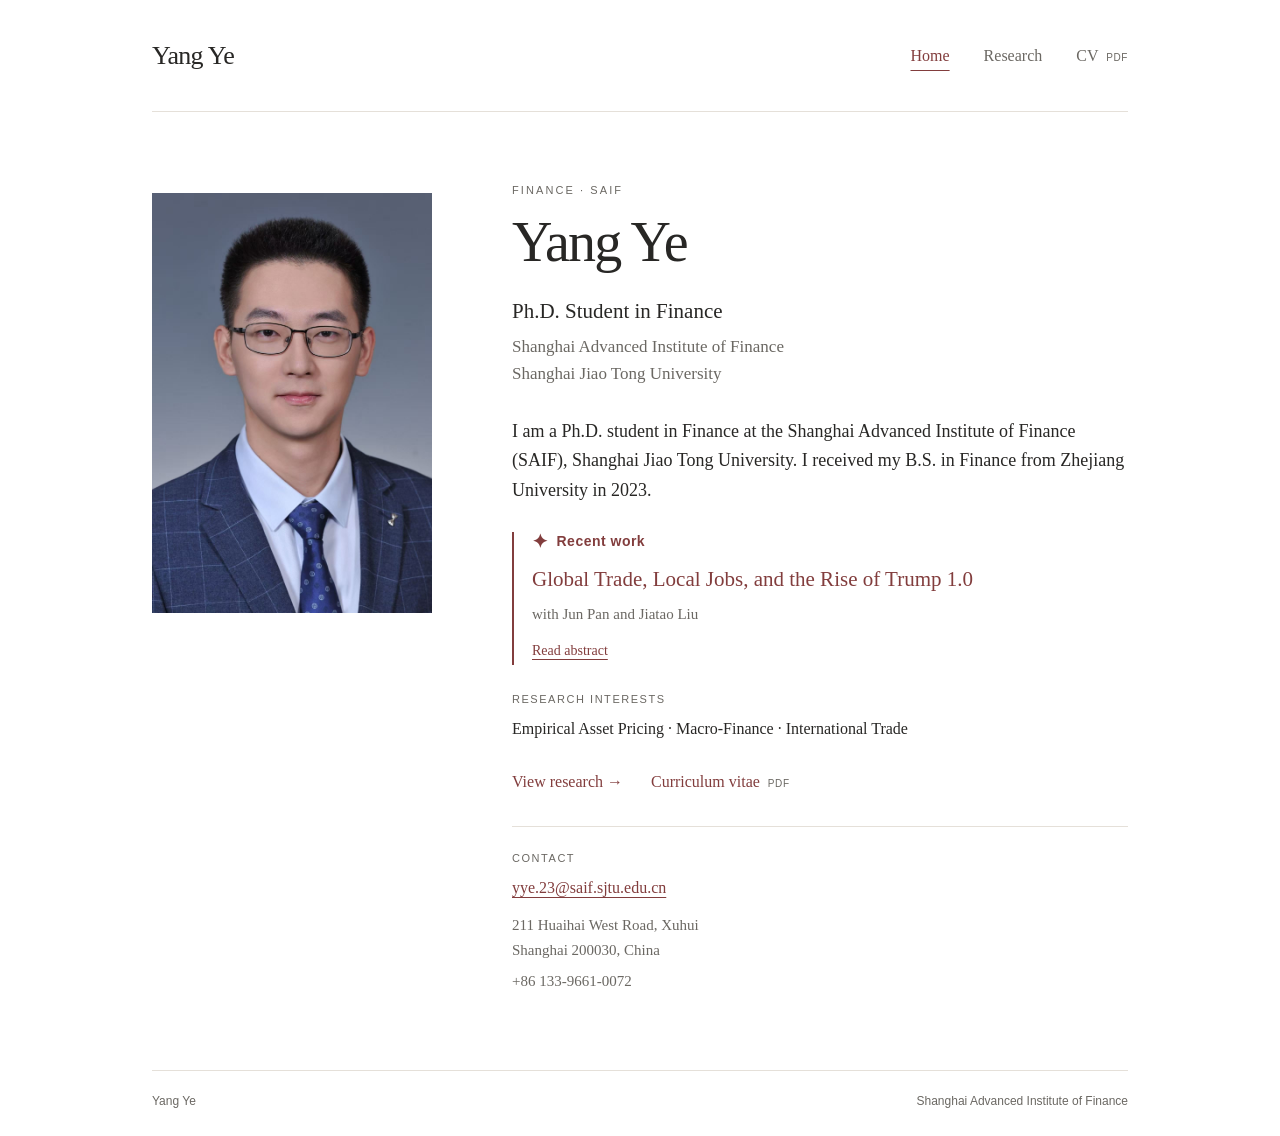
<file: docs/index.html>
<!doctype html>
<html lang="en">
<head>
<meta charset="utf-8">
<meta name="viewport" content="width=device-width, initial-scale=1">
<title>Home | Yang Ye</title>
<meta name="description" content="Yang Ye is a Ph.D. student in Finance at SAIF, Shanghai Jiao Tong University. Research in empirical asset pricing, macro-finance, and international trade.">
<link rel="stylesheet" href="assets/css/style.css">
</head>
<body>
<a class="skip-link" href="#main">Skip to content</a>
<header class="site-header wrap">
<a class="wordmark" href="index.html">Yang Ye</a>
<nav aria-label="Main navigation"><a aria-current="page" href="index.html">Home</a><a  href="research.html">Research</a><a href="assets/documents/cv.pdf">CV <span class="pdf-label">PDF</span></a></nav>
</header>
<main id="main" class="wrap home-main">
<div class="portrait-column"><img class="portrait" src="assets/images/profile.jpg" alt="Portrait of Yang Ye" width="1280" height="1919"></div>
<div class="profile">
<p class="eyebrow">FINANCE · SAIF</p>
<h1>Yang Ye</h1>
<p class="position">Ph.D. Student in Finance</p>
<p class="affiliation">Shanghai Advanced Institute of Finance<br>Shanghai Jiao Tong University</p>
<div class="biography"><p>I am a Ph.D. student in Finance at the Shanghai Advanced Institute of Finance (SAIF), Shanghai Jiao Tong University. I received my B.S. in Finance from Zhejiang University in 2023.</p></div>
<section class="home-recent" aria-labelledby="recent-work-title"><p class="recent-label"><span aria-hidden="true">✦</span> Recent work</p><h2 id="recent-work-title"><a href="https://papers.ssrn.com/sol3/papers.cfm?abstract_id=7665238">Global Trade, Local Jobs, and the Rise of Trump 1.0</a></h2><p class="coauthors">with Jun Pan and Jiatao Liu</p><a class="abstract-link" href="research.html#global-trade">Read abstract</a></section>
<section class="interests" aria-labelledby="interests-title"><h2 id="interests-title">Research interests</h2><p>Empirical Asset Pricing · Macro-Finance · International Trade</p></section>
<p class="profile-links"><a href="research.html">View research <span aria-hidden="true">→</span></a><a href="assets/documents/cv.pdf">Curriculum vitae <span class="pdf-label">PDF</span></a></p>
<section class="contact" aria-labelledby="contact-title"><h2 id="contact-title">Contact</h2><a href="mailto:yye.23@saif.sjtu.edu.cn">yye.23@saif.sjtu.edu.cn</a><address>211 Huaihai West Road, Xuhui<br>Shanghai 200030, China</address><a class="phone" href="tel:+8613396610072">+86 133-9661-0072</a></section>
</div>
</main>
<footer class="site-footer wrap"><span>Yang Ye</span><span>Shanghai Advanced Institute of Finance</span></footer>
</body>
</html>
</file>
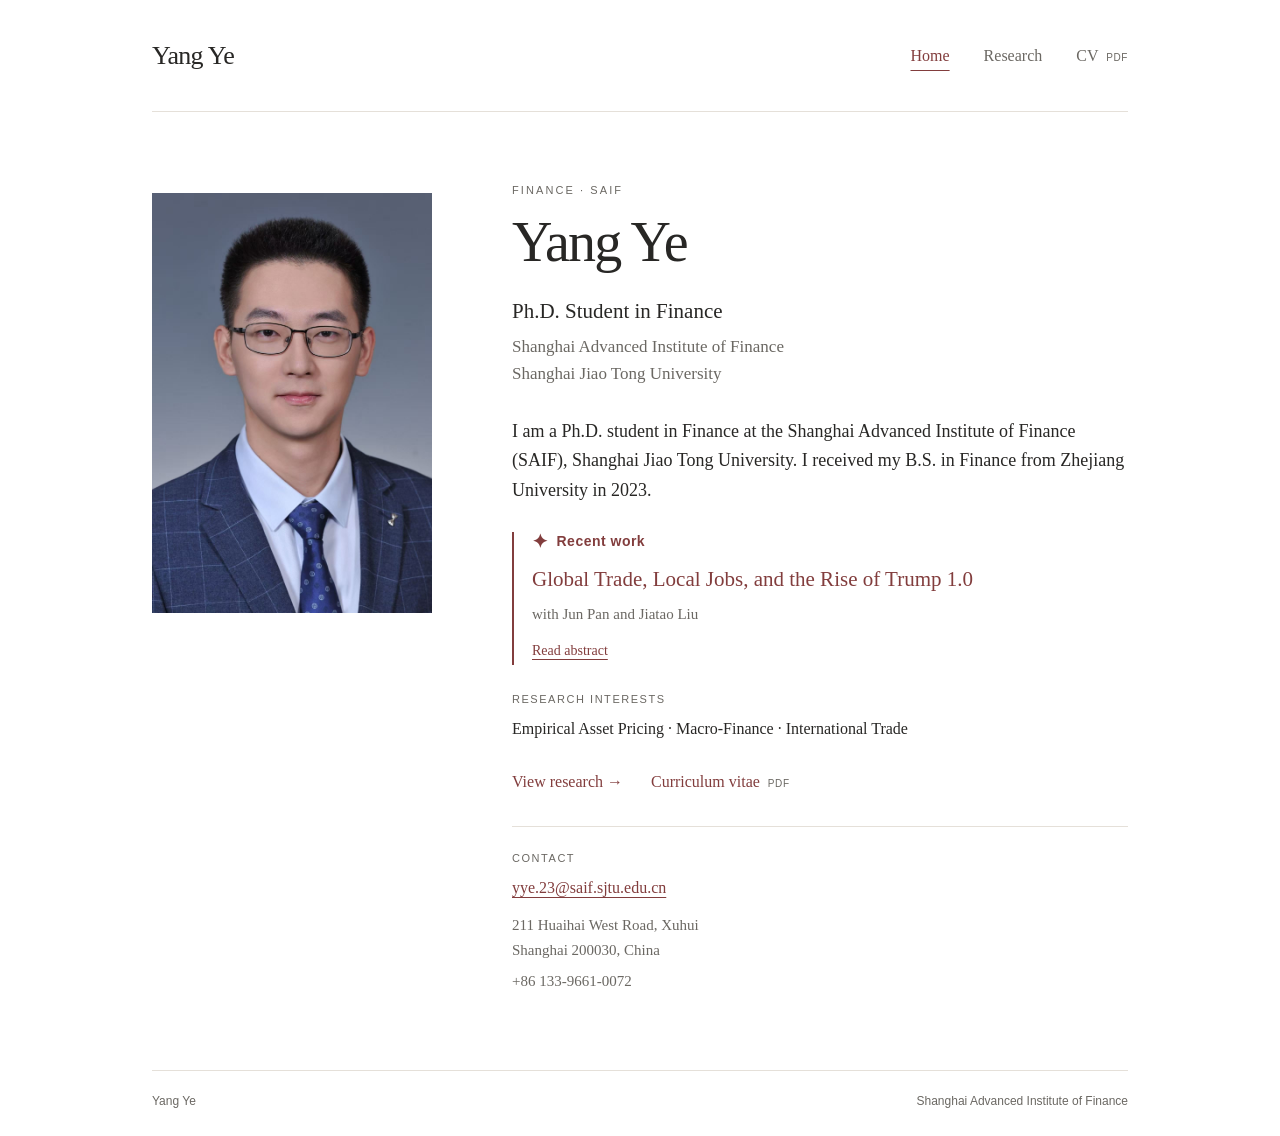
<file: docs/home.html>
<!doctype html><html lang="en"><head><meta charset="utf-8"><meta http-equiv="refresh" content="0; url=index.html"><title>Yang Ye</title></head><body><p><a href="index.html">Continue to Home</a></p></body></html>
</file>
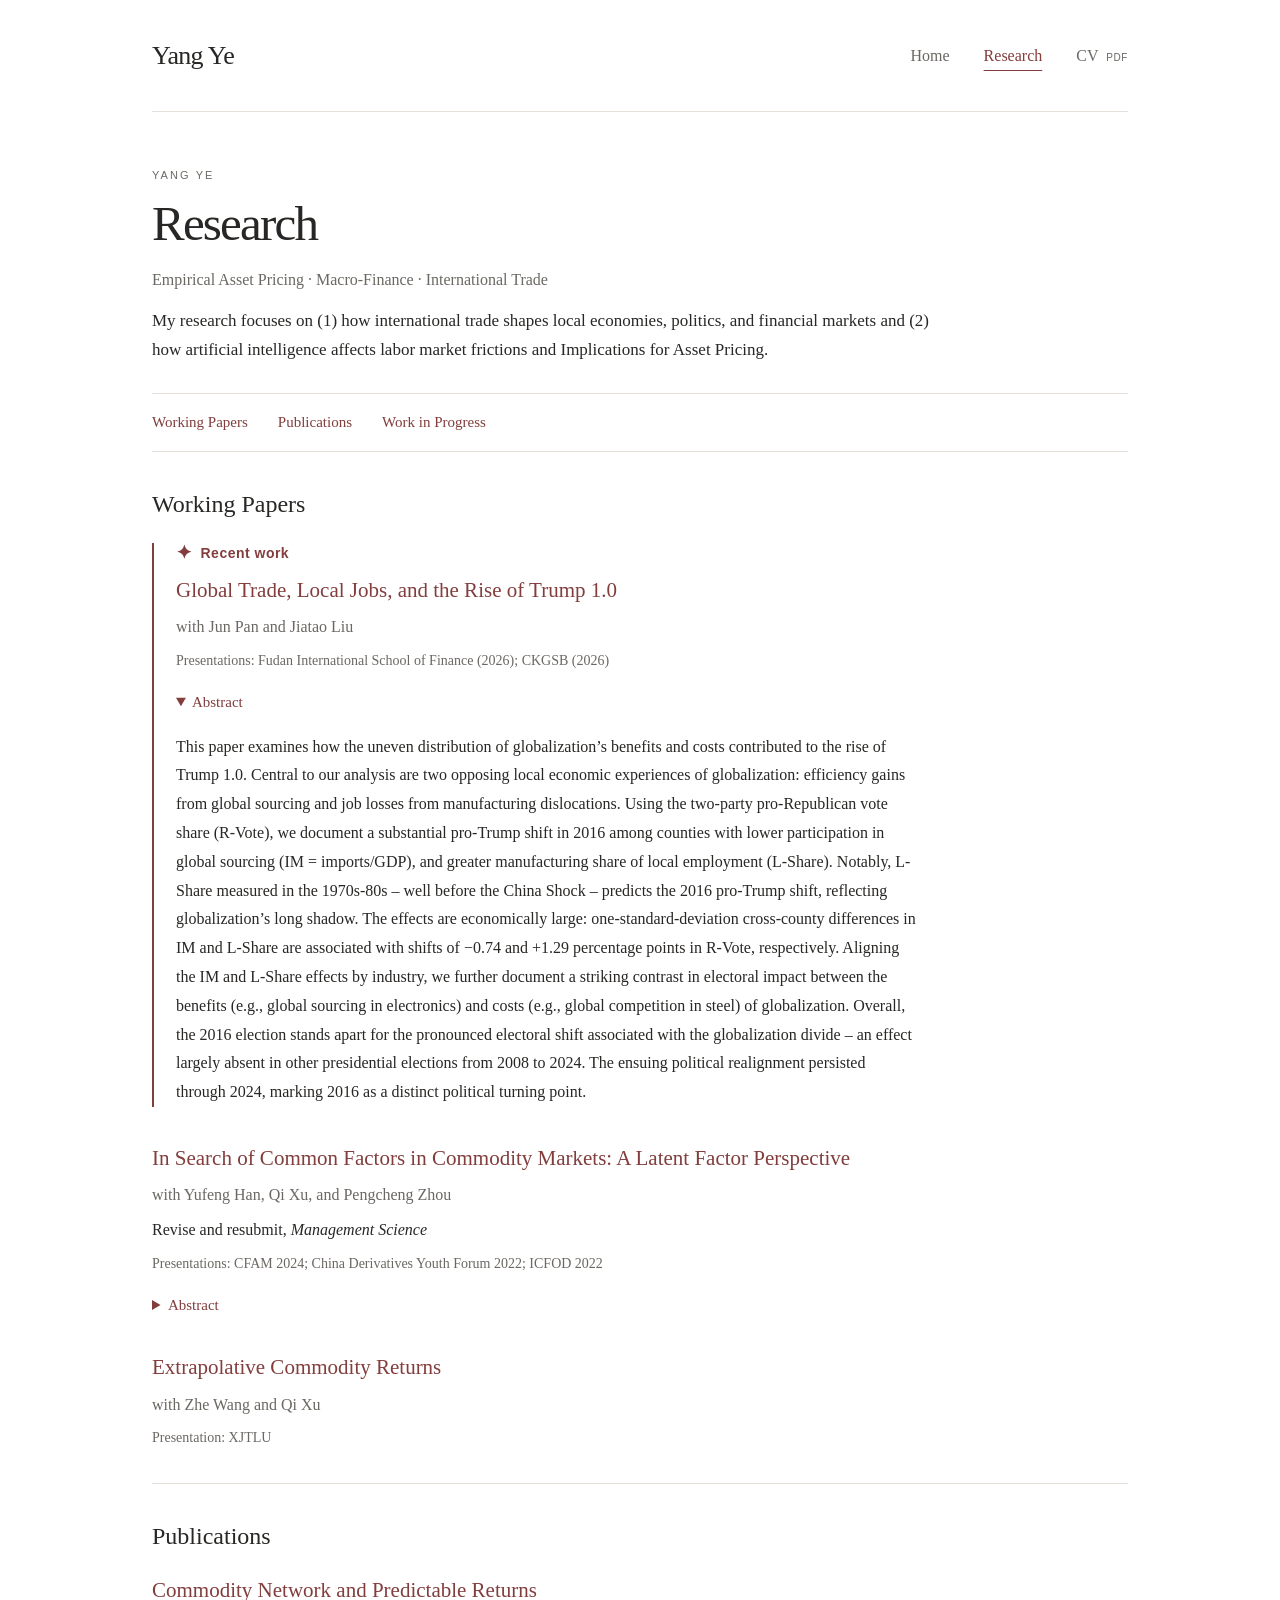
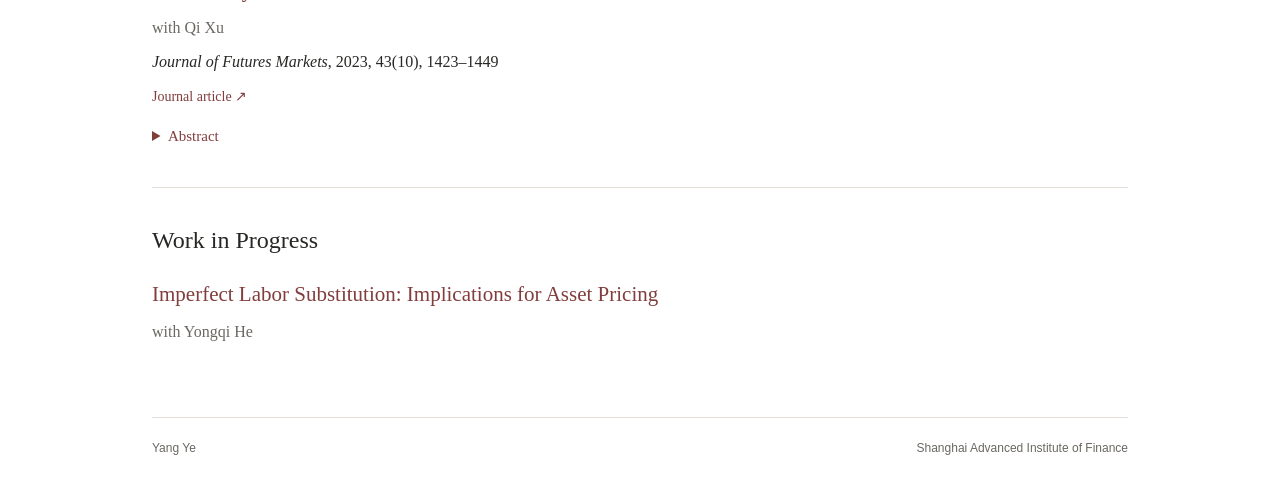
<file: docs/research.html>
<!doctype html>
<html lang="en">
<head>
<meta charset="utf-8">
<meta name="viewport" content="width=device-width, initial-scale=1">
<title>Research | Yang Ye</title>
<meta name="description" content="Yang Ye is a Ph.D. student in Finance at SAIF, Shanghai Jiao Tong University. Research in empirical asset pricing, macro-finance, and international trade.">
<link rel="stylesheet" href="assets/css/style.css">
</head>
<body>
<a class="skip-link" href="#main">Skip to content</a>
<header class="site-header wrap">
<a class="wordmark" href="index.html">Yang Ye</a>
<nav aria-label="Main navigation"><a  href="index.html">Home</a><a aria-current="page" href="research.html">Research</a><a href="assets/documents/cv.pdf">CV <span class="pdf-label">PDF</span></a></nav>
</header>
<main id="main" class="wrap research-main">
<div class="page-intro"><p class="eyebrow">YANG YE</p><h1>Research</h1><p class="research-summary">Empirical Asset Pricing · Macro-Finance · International Trade</p><p class="research-description">My research focuses on (1) how international trade shapes local economies, politics, and financial markets and (2) how artificial intelligence affects labor market frictions and Implications for Asset Pricing.</p></div>
<nav class="section-nav" aria-label="Research sections"><a href="#working-papers">Working Papers</a><a href="#publications">Publications</a><a href="#work-in-progress">Work in Progress</a></nav>
<section class="research-section" id="working-papers"><h2>Working Papers</h2>
<!-- PAPER: update title, coauthors, status, presentations and abstract together. -->
<article class="paper featured-paper" id="global-trade"><p class="recent-label"><span aria-hidden="true">✦</span> Recent work</p><h3><a href="https://papers.ssrn.com/sol3/papers.cfm?abstract_id=7665238">Global Trade, Local Jobs, and the Rise of Trump 1.0</a></h3><p class="coauthors">with Jun Pan and Jiatao Liu</p><p class="presentations">Presentations: Fudan International School of Finance (2026); CKGSB (2026)</p><!-- Abstract source: https://en.saif.sjtu.edu.cn/junpan/TradeVote.pdf, draft November 19, 2026. -->
<details open><summary>Abstract</summary><p>This paper examines how the uneven distribution of globalization’s benefits and costs contributed to the rise of Trump 1.0. Central to our analysis are two opposing local economic experiences of globalization: efficiency gains from global sourcing and job losses from manufacturing dislocations. Using the two-party pro-Republican vote share (R-Vote), we document a substantial pro-Trump shift in 2016 among counties with lower participation in global sourcing (IM = imports/GDP), and greater manufacturing share of local employment (L-Share). Notably, L-Share measured in the 1970s-80s – well before the China Shock – predicts the 2016 pro-Trump shift, reflecting globalization’s long shadow. The effects are economically large: one-standard-deviation cross-county differences in IM and L-Share are associated with shifts of −0.74 and +1.29 percentage points in R-Vote, respectively. Aligning the IM and L-Share effects by industry, we further document a striking contrast in electoral impact between the benefits (e.g., global sourcing in electronics) and costs (e.g., global competition in steel) of globalization. Overall, the 2016 election stands apart for the pronounced electoral shift associated with the globalization divide – an effect largely absent in other presidential elections from 2008 to 2024. The ensuing political realignment persisted through 2024, marking 2016 as a distinct political turning point.</p></details></article>
<article class="paper"><h3><a href="https://papers.ssrn.com/sol3/papers.cfm?abstract_id=5354104">In Search of Common Factors in Commodity Markets: A Latent Factor Perspective</a></h3><p class="coauthors">with Yufeng Han, Qi Xu, and Pengcheng Zhou</p><p class="status">Revise and resubmit, <em>Management Science</em></p><p class="presentations">Presentations: CFAM 2024; China Derivatives Youth Forum 2022; ICFOD 2022</p>
<details><summary>Abstract</summary><p>We introduce a new latent factor pricing model in commodity markets based on the risk-premium principal component analysis (RP-PCA). Using ten prominent commodity characteristics, we extract three latent factors through RP-PCA. The new model consistently outperforms the principal component analysis (PCA) model and observed three-factor and six-factor models in explaining commodity anomalies both in-sample and out-of-sample. Factor selection, factor spanning tests, and cross-sectional regressions confirm the pricing power of the new factors. RP-PCA consistently outperforms other latent factor models in pricing performance. Combining it with Instrumental PCA (IPCA) further enhances pricing individual commodity returns. The new RP-PCA based factor timing strategies also outperform various static strategies and the original PCA-based strategies. Overall, our analysis highlights the merits of employing the latent factor approach in understanding risk-return profiles in commodity markets.</p></details></article>

<article class="paper"><h3><a href="https://papers.ssrn.com/sol3/papers.cfm?abstract_id=6745679">Extrapolative Commodity Returns</a></h3><p class="coauthors">with Zhe Wang and Qi Xu</p><p class="presentations">Presentation: XJTLU</p></article></section>
<section class="research-section" id="publications"><h2>Publications</h2><article class="paper"><h3><a href="https://doi.org/10.1002/fut.22420">Commodity Network and Predictable Returns</a></h3><p class="coauthors">with Qi Xu</p><p class="status"><em>Journal of Futures Markets</em>, 2023, 43(10), 1423–1449</p><p class="paper-links"><a href="https://doi.org/10.1002/fut.22420">Journal article <span aria-hidden="true">↗</span></a></p><details><summary>Abstract</summary><p>We investigate the lead-lag relation in the cross-section of commodity returns. We estimate dynamic and directional networks for 32 commodities and then construct a new predictor termed commodity network momentum, exploring cross-commodity information spillover. Network momentum positively and significantly predicts future commodity returns, controlling for existing characteristics. Unlike existing lead-lag studies, the predictive relation is consistent with overreaction rather than underreaction. We provide evidence that the predictive relation is stronger for more attention-grabbing commodities. Extrapolation from connected commodities contributes to this relation. Overall, our paper highlights the role of information spillover in commodity return predictability.</p></details></article></section>
<section class="research-section" id="work-in-progress"><h2>Work in Progress</h2><article class="paper"><h3>Imperfect Labor Substitution: Implications for Asset Pricing</h3><p class="coauthors">with Yongqi He</p></article></section>
</main>
<footer class="site-footer wrap"><span>Yang Ye</span><span>Shanghai Advanced Institute of Finance</span></footer>
</body>
</html>
</file>
<file: docs/assets/css/style.css>
:root{--ink:#282725;--muted:#6b6863;--accent:#823d3d;--rule:#e5e0d9;--paper:#fff;--serif:Georgia,'Times New Roman',serif;--sans:-apple-system,BlinkMacSystemFont,'Segoe UI',sans-serif}*{box-sizing:border-box}body{margin:0;background:var(--paper);color:var(--ink);font-family:var(--serif);font-size:18px;line-height:1.65}a{color:var(--accent);text-decoration-thickness:1px;text-underline-offset:4px}a:hover{text-decoration:underline;color:#542727}a:focus-visible,summary:focus-visible{outline:2px solid var(--accent);outline-offset:6px}.wrap{max-width:1056px;margin:0 auto;padding-left:40px;padding-right:40px}.site-header{min-height:112px;display:flex;align-items:center;justify-content:space-between;position:relative}.site-header:after{content:'';position:absolute;bottom:0;left:40px;right:40px;border-bottom:1px solid var(--rule)}.wordmark{font-size:26px;color:var(--ink);text-decoration:none;letter-spacing:-.7px}.site-header nav{display:flex;gap:34px;align-items:center;font-size:16px}.site-header nav a{color:var(--muted);text-decoration:none;padding:10px 0}.site-header nav a[aria-current=page]{color:var(--accent);text-decoration:underline;text-underline-offset:9px}.pdf-label{font:10px var(--sans);letter-spacing:.06em;margin-left:4px;color:var(--muted)}.home-main{display:grid;grid-template-columns:280px 1fr;gap:80px;padding-top:72px;padding-bottom:76px}.portrait{display:block;width:100%;height:auto}.portrait-column{padding-top:9px}.eyebrow{font:11px var(--sans);letter-spacing:.19em;color:var(--muted);margin:0 0 16px}h1{font-size:56px;line-height:1.1;font-weight:400;letter-spacing:-1.8px;margin:0 0 20px}.position{font-size:21px;margin:0 0 5px}.affiliation{color:var(--muted);font-size:17px;line-height:1.6;margin:0}.biography{margin-top:29px}.biography p{margin:0}.interests{margin-top:27px}h2{font-size:24px;font-weight:400;line-height:1.3}.interests h2,.contact h2{font-family:var(--sans);font-size:11px;font-weight:500;text-transform:uppercase;letter-spacing:.14em;color:var(--muted);margin:0 0 10px}.interests p{margin:0}.profile-links{display:flex;gap:28px;font-size:16px;margin:27px 0 30px}.profile-links a{text-decoration:none}.contact{border-top:1px solid var(--rule);padding-top:24px;font-size:16px}.contact address{font-style:normal;color:var(--muted);font-size:15px;margin:12px 0 5px}.phone{font-size:15px;color:var(--muted);text-decoration:none}.site-footer{display:flex;justify-content:space-between;gap:20px;padding-top:24px;padding-bottom:28px;font:12px var(--sans);color:var(--muted);position:relative}.site-footer:before{content:'';position:absolute;top:0;left:40px;right:40px;border-top:1px solid var(--rule)}.research-main{padding-top:57px;padding-bottom:64px}.page-intro h1{font-size:49px;margin-bottom:14px}.page-intro>.research-summary{font-size:16px;color:var(--muted);margin-bottom:28px}.section-nav{display:flex;gap:30px;font-size:15px;border-top:1px solid var(--rule);border-bottom:1px solid var(--rule);padding:16px 0}.section-nav a{text-decoration:none}.research-section{padding-top:37px;scroll-margin-top:20px}.research-section h2{margin:0 0 23px}.research-section+.research-section{margin-top:34px;border-top:1px solid var(--rule)}.paper{max-width:800px}.paper+.paper{margin-top:29px}.paper h3{font-size:21px;line-height:1.45;font-weight:400;color:var(--accent);margin:0 0 9px}.paper h3 a{text-decoration:none}.coauthors{font-size:16px;color:var(--muted);margin:0 0 8px}.status{font-size:16px;margin:0 0 9px}.presentations{font-size:14px;color:var(--muted);margin:0 0 13px}.paper-links{font-size:14px;margin:10px 0}.paper-links a{text-decoration:none}summary{color:var(--accent);cursor:pointer;font-size:15px;width:fit-content;padding:5px 0}details p{font-size:16px;line-height:1.8;margin:13px 0 0;max-width:740px}.skip-link{position:absolute;left:16px;top:-100px;background:white;padding:8px;z-index:10}.skip-link:focus{top:8px}@media(min-width:1400px){.home-main{padding-top:88px;padding-bottom:90px}}@media(max-width:800px){.home-main{grid-template-columns:220px 1fr;gap:38px}.wrap{padding-left:28px;padding-right:28px}.site-header:after,.site-footer:before{left:28px;right:28px}h1{font-size:48px}.desktop-break{display:none}.profile-links{gap:18px;flex-wrap:wrap}}@media(max-width:600px){body{font-size:17px}.wrap{padding-left:24px;padding-right:24px}.site-header{min-height:87px}.site-header:after,.site-footer:before{left:24px;right:24px}.wordmark{font-size:23px}.site-header nav{gap:19px;font-size:14px}.site-header .pdf-label{display:none}.home-main{grid-template-columns:1fr;gap:32px;padding-top:34px;padding-bottom:48px}.portrait-column{padding:0}.portrait{width:180px}.profile h1{font-size:46px}.eyebrow{font-size:10px}.position{font-size:20px}.affiliation{font-size:16px}.biography{margin-top:24px}.profile-links{font-size:15px}.site-footer{flex-direction:column;gap:8px;font-size:11px}.research-main{padding-top:35px}.page-intro h1{font-size:42px}.page-intro>.research-summary{font-size:14px}.section-nav{gap:10px 22px;flex-wrap:wrap;font-size:14px}.research-section h2{font-size:23px}.paper h3{font-size:20px}.research-section{padding-top:28px}.research-section+.research-section{margin-top:28px}}
@media print{.site-header,.site-footer,.section-nav,.profile-links{display:none}.home-main{padding-top:0;gap:35px}.wrap{max-width:none;padding:0}.portrait{max-width:180px}body{font-size:12pt}a{color:inherit}.paper{break-inside:avoid}}

.page-intro>.research-description{font-size:17px;line-height:1.7;max-width:800px;margin:0 0 28px}.page-intro>.research-summary{margin-bottom:14px}.interests p{font-size:16px}

/* Featured recent work: restrained emphasis consistent with the academic layout. */
.recent-label{display:flex;align-items:center;gap:8px;color:var(--accent);font:600 14px var(--sans);letter-spacing:.035em;margin:0 0 13px}
.recent-label span{font-size:19px;line-height:1}
.featured-paper{border-left:2px solid var(--accent);padding-left:22px;margin-bottom:36px}
.home-recent{border-left:2px solid var(--accent);padding-left:18px;margin:26px 0}
.home-recent h2{font-size:21px;line-height:1.45;margin:0 0 8px}
.home-recent h2 a{text-decoration:none}
.home-recent .coauthors{font-size:15px;margin:0 0 8px}
.abstract-link{font-size:14px}
@media(max-width:600px){.featured-paper{padding-left:16px}.home-recent h2{font-size:20px}}
</file>
